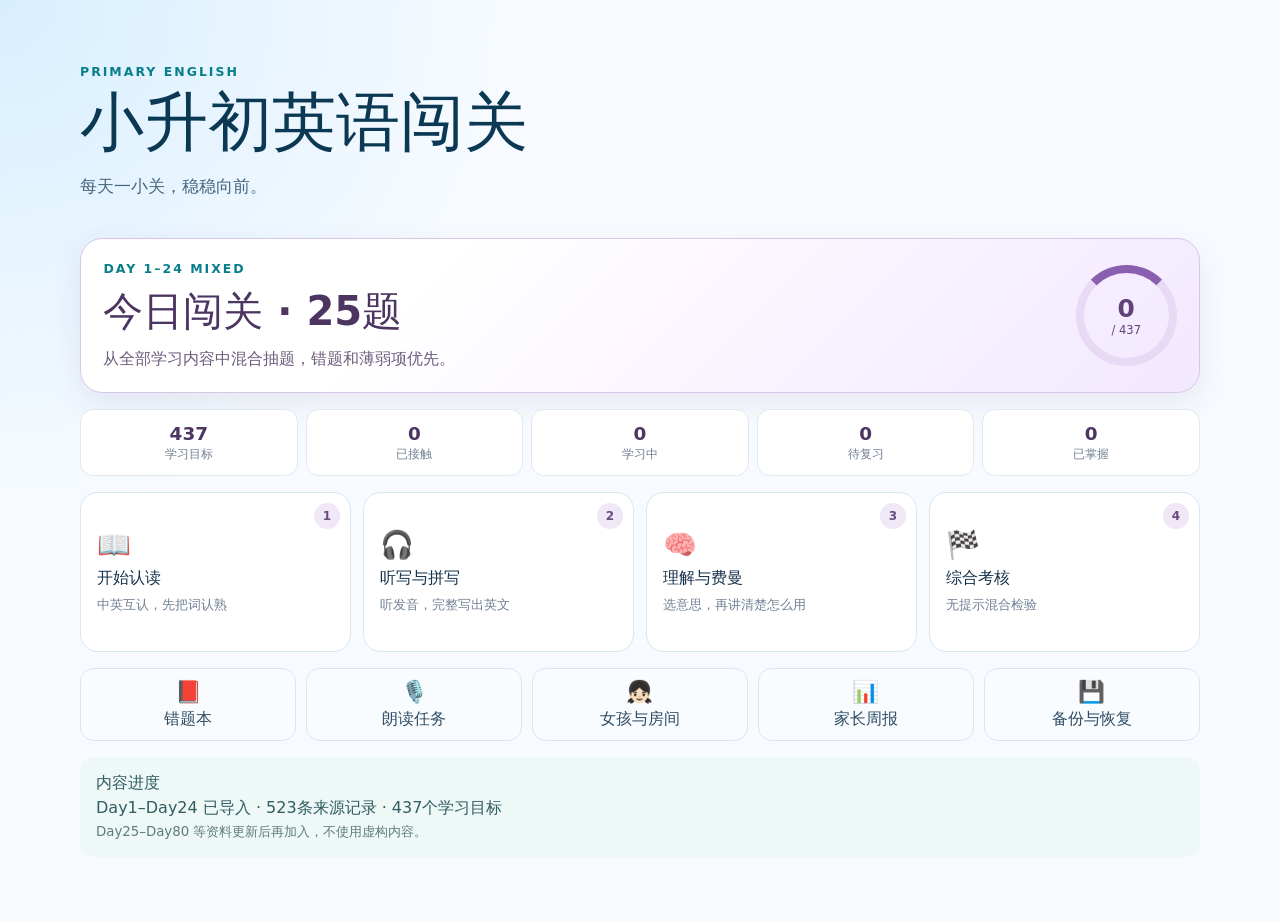
<file: index.html>
<!doctype html>
<html lang="zh-CN">
  <head>
    <meta charset="UTF-8" />
    <meta name="viewport" content="width=device-width, initial-scale=1.0" />
    <link rel="manifest" href="/manifest.webmanifest" />
    <meta name="theme-color" content="#087e8b" />
    <title>小升初英语闯关</title>
    <script type="module" crossorigin src="/assets/index-CWjku-op.js"></script>
    <link rel="stylesheet" crossorigin href="/assets/index-CDJcch7I.css">
  </head>
  <body>
    <div id="root"></div>
  </body>
</html>
</file>
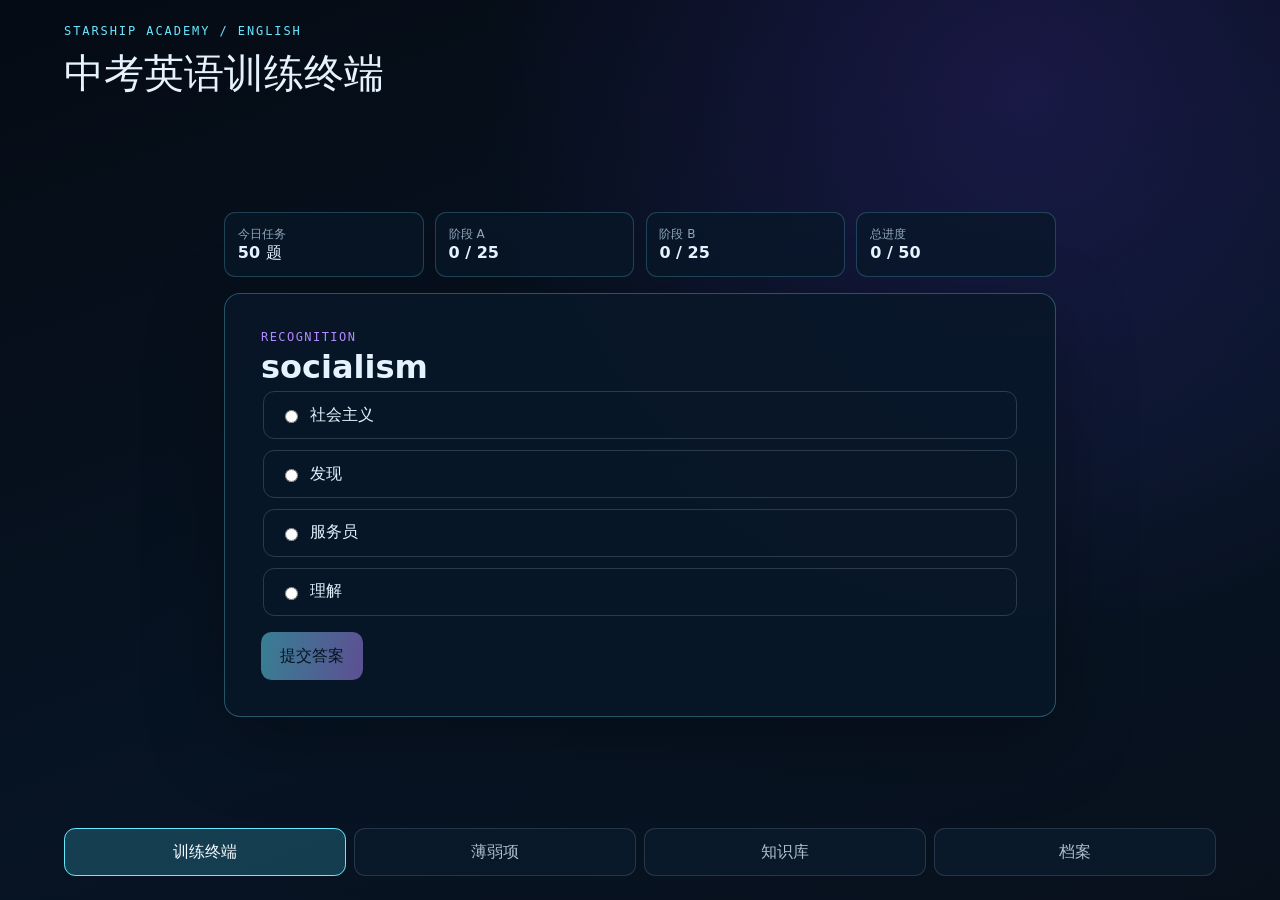
<file: zhongkao-english/index.html>
<!doctype html>
<html lang="zh-CN">
  <head>
    <meta charset="UTF-8" />
    <meta name="viewport" content="width=device-width, initial-scale=1.0" />
    <meta name="theme-color" content="#07111f" />
    <meta name="description" content="面向中考英语的本地优先训练终端" />
    <link rel="manifest" href="./manifest.webmanifest" />
    <title>星舰学园 · 中考英语</title>
    <script type="module" crossorigin src="/zhongkao-english/assets/index-CjgmeWvP.js"></script>
    <link rel="stylesheet" crossorigin href="/zhongkao-english/assets/index-D-8Qauti.css">
  </head>
  <body>
    <div id="root"></div>
  </body>
</html>
</file>
<file: assets/index-CDJcch7I.css>
.formal-card{color:#342b39;background:#fffdfa;border:1px solid #e7dff0;border-radius:24px;max-width:760px;margin:0 auto;padding:clamp(20px,5vw,32px);box-shadow:0 12px 30px #4d335e17}.formal-card__heading{flex-wrap:wrap;justify-content:space-between;align-items:flex-start;gap:12px;display:flex}.formal-card__heading h2,.formal-card h3,.formal-card h4{margin:0}.formal-card__eyebrow{color:#87689c;letter-spacing:.12em;margin:0 0 4px;font-size:.75rem;font-weight:800}.formal-chip{color:#664c76;background:#f1e8f6;border-radius:999px;padding:7px 11px;font-size:.82rem}.formal-muted{color:#706876;line-height:1.6}.formal-actions{grid-template-columns:repeat(2,minmax(0,1fr));gap:10px;margin:20px 0;display:grid}.formal-button{cursor:pointer;font:inherit;border:0;border-radius:14px;min-height:46px;padding:11px 16px;font-weight:750}.formal-button:disabled{cursor:not-allowed;opacity:.48}.formal-button--primary{color:#fff;background:#765086}.formal-button--secondary{color:#563d64;background:#efe9f3}.formal-button--quiet{color:#3f6d5d;background:#edf5f1}.formal-button--danger{color:#fff;background:#8a4555}.formal-button--wide{width:100%}.formal-notice,.formal-warning,.formal-status,.formal-empty{border-radius:14px;padding:12px 14px;line-height:1.55}.formal-notice,.formal-empty{color:#63596a;background:#f5f2f7}.formal-warning{color:#754c25;background:#fff3e7}.formal-status{color:#315e4a;background:#eaf5ef}.formal-status--error{color:#7d3444;background:#fbeaec}.reading-practice__text{color:#553464;overflow-wrap:anywhere;text-align:center;margin:30px 0 8px;font-size:clamp(2rem,9vw,3.5rem);font-weight:850;line-height:1.12}.reading-practice__reference{border-top:1px solid #e9e3ec;margin:22px 0;padding-top:18px}.reading-practice__reference small{color:#786e7d;margin-top:10px;display:block}.weekly-report__summary{grid-template-columns:repeat(2,minmax(0,1fr));gap:12px;margin:24px 0;display:grid}.weekly-report__summary div{background:#f7f3f8;border-radius:16px;padding:15px}.weekly-report__summary dt{color:#746a79;font-size:.85rem}.weekly-report__summary dd{margin:5px 0 0;font-size:1.1rem;font-weight:800}.weekly-report__skills ul,.backup-restore__summary ul{margin:12px 0 0;padding:0;list-style:none}.weekly-report__skills li{border-bottom:1px solid #eee8f0;justify-content:space-between;align-items:center;padding:12px 2px;display:flex}.backup-restore__section{border-top:1px solid #e9e3ec;margin-top:22px;padding-top:20px}.backup-restore__file{gap:8px;margin:16px 0;font-weight:750;display:grid}.backup-restore__file input{color:#4d4352;font:inherit;border:1px solid #d7cedc;border-radius:12px;max-width:100%;padding:10px}.backup-restore__summary{background:#f7f3f8;border-radius:16px;margin:16px 0;padding:16px}.backup-restore__summary li+li{margin-top:6px}@media (width<=560px){.formal-actions,.weekly-report__summary{grid-template-columns:1fr}.formal-button{width:100%}}:root{color:#17324d;font-synthesis:none;text-rendering:optimizelegibility;background:#f7fbff;font-family:Hiragino Sans,Yu Gothic,system-ui,sans-serif}*{box-sizing:border-box}body{background:radial-gradient(circle at 0 0,#74c6ff3d,#0000 32rem),#f7fbff;min-width:320px;min-height:100vh;margin:0}button,a{font:inherit}.app-shell{width:min(70rem,100% - 2rem);margin:0 auto;padding:4rem 0}.hero{max-width:42rem;margin-bottom:2.5rem}.home-actions{grid-template-columns:repeat(2,minmax(0,1fr));gap:.8rem;margin-bottom:1.5rem;display:grid}.today-card{background:linear-gradient(135deg,#fff 30%,#f2e8ff);border:1px solid #d7c7e6;border-radius:1.4rem;justify-content:space-between;align-items:center;gap:1.5rem;margin-bottom:1rem;padding:1.4rem;display:flex;box-shadow:0 .75rem 2rem #4b2c6917}.today-card h2{color:#4d3562;margin:0;font-size:clamp(1.6rem,5vw,2.5rem)}.today-card p:not(.eyebrow){color:#6d5b7c;margin:.6rem 0 0}.progress-ring{aspect-ratio:1;color:#614378;text-align:center;border:.55rem solid #e8d9f5;border-top-color:#8b5fb0;border-radius:50%;flex:none;place-content:center;width:6.3rem;display:grid}.progress-ring strong{font-size:1.55rem}.progress-ring span{font-size:.72rem}.progress-strip{grid-template-columns:repeat(5,1fr);gap:.5rem;margin-bottom:1rem;display:grid}.progress-strip div{text-align:center;background:#fff;border:1px solid #e0e9ef;border-radius:.8rem;gap:.2rem;padding:.8rem .45rem;display:grid}.progress-strip strong{color:#4d3562;font-size:1.15rem}.progress-strip span{color:#718093;font-size:.72rem}.stage-grid{grid-template-columns:repeat(4,minmax(0,1fr));gap:.75rem;display:grid}.stage-card{color:#17324d;text-align:left;cursor:pointer;background:#fff;border:1px solid #d8e6ef;border-radius:1.1rem;align-content:center;gap:.45rem;min-height:10rem;padding:1rem;display:grid;position:relative}.stage-card:hover,.stage-card:focus-visible{outline-offset:2px;border-color:#8b5fb0;outline:3px solid #ffe371;box-shadow:0 .7rem 1.6rem #4b2c691f}.stage-card__number{aspect-ratio:1;color:#694d80;background:#f0e7f7;border-radius:50%;place-items:center;width:1.6rem;font-size:.75rem;font-weight:800;display:grid;position:absolute;top:.65rem;right:.65rem}.stage-card__icon{font-size:1.7rem}.stage-card small{color:#718093;line-height:1.4}.tool-grid{grid-template-columns:repeat(5,minmax(0,1fr));gap:.6rem;margin-top:1rem;display:grid}.tool-grid button{color:#304d65;cursor:pointer;background:#f9fcff;border:1px solid #d8e6ef;border-radius:.85rem;place-items:center;gap:.2rem;min-height:4.6rem;padding:.55rem;display:grid}.tool-grid button span{font-size:1.35rem}.content-status{color:#315c60;background:#edf8f7;border-radius:.9rem;gap:.25rem;margin-top:1rem;padding:1rem;display:grid}.content-status small{color:#607c7e}.eyebrow{color:#087e8b;letter-spacing:.16em;margin:0 0 .5rem;font-size:.78rem;font-weight:800}h1{color:#0b3954;margin:0;font-size:clamp(2rem,7vw,4rem);line-height:1.12}.hero__copy{color:#47667f;margin:1rem 0 0;font-size:1.05rem}.day-grid{grid-template-columns:repeat(auto-fit,minmax(8.5rem,1fr));gap:.8rem;display:grid}.day-card{color:#17324d;background:#ffffffd1;border:1px solid #d8e6ef;border-radius:1rem;flex-direction:column;justify-content:space-between;min-height:6.4rem;padding:1rem;font-weight:750;display:flex;box-shadow:0 .45rem 1.2rem #0b395412}.day-card small{color:#71869a;font-size:.76rem;font-weight:650}.day-card--ready{color:#fff;text-align:left;cursor:pointer;background:#087e8b;border-color:#087e8b;text-decoration:none}.wrong-card{color:#17324d;text-align:left;cursor:pointer;background:#fff;border:1px solid #b9d1df;border-radius:1rem;flex-direction:column;justify-content:space-between;min-height:6.4rem;padding:1rem;font-weight:750;display:flex}.wrong-card small{color:#60778b}.content-view{max-width:32rem;margin:0 auto}.wide-view{max-width:64rem;margin:0 auto}.question-card,.status-message,.wrong-list{background:#fff;border:1px solid #d8e6ef;border-radius:1rem;margin:1rem 0 0;padding:1.5rem;box-shadow:0 .45rem 1.2rem #0b395412}.question-card h1,.content-view>h1{font-size:clamp(1.7rem,7vw,2.6rem)}.question-progress,.question-instruction{color:#60778b;font-weight:700}.answer-grid{gap:.75rem;margin-top:1.5rem;display:grid}.answer-button,.save-error button{color:#17324d;cursor:pointer;background:#f7fbff;border:1px solid #9bb9ca;border-radius:.7rem;min-height:3rem;padding:.7rem 1rem;font-weight:750}.speak-button,.spelling-form button,.hint-panel button{color:#53396a;cursor:pointer;background:#f4edfb;border:1px solid #8b5fb0;border-radius:.75rem;min-height:2.8rem;margin-top:1rem;padding:.65rem 1rem;font-weight:760}.spelling-form{gap:.65rem;margin-top:1rem;display:grid}.spelling-form label{color:#60778b;font-weight:750}.spelling-form input{color:#17324d;background:#fff;border:2px solid #b7cbd8;border-radius:.75rem;min-height:3.3rem;padding:.65rem .85rem;font-size:1.15rem}.spelling-form input:focus{border-color:#8b5fb0;outline:3px solid #eee1fa}.letter-slots,.letter-bank,.spelling-controls{flex-wrap:wrap;gap:.55rem;display:flex}.letter-word{gap:.25rem;display:flex}.letter-slot{border-bottom:3px solid #60778b;place-items:center;width:2.35rem;min-height:3rem;font-size:1.35rem;font-weight:800;display:grid}.letter-tile,.spelling-controls button,.answer-feedback button{color:#53396a;cursor:pointer;background:#f4edfb;border:1px solid #8b5fb0;border-radius:.7rem;min-width:3rem;min-height:3rem;padding:.65rem .8rem;font-weight:800}.letter-tile:disabled{cursor:not-allowed;opacity:.42;text-decoration:line-through}.answer-feedback{border:2px solid;border-radius:.8rem;gap:.6rem;margin-top:1rem;padding:1rem;display:grid}.answer-feedback--correct{color:#086247;background:#e7f7f0}.answer-feedback--incorrect{color:#8a2f24;background:#fff0ec}.answer-feedback--correct strong:before{content:"✓ "}.answer-feedback--incorrect strong:before{content:"✕ "}.answer-button[data-answer-state=correct]{border:3px solid #087e8b;box-shadow:inset 0 0 0 2px #fff}.answer-button[data-answer-state=correct]:after{content:" ✓ 正确答案";font-weight:800}.answer-button[data-answer-state=selected-wrong]{border:3px dashed #a13d2d;text-decoration:line-through}.answer-button[data-answer-state=selected-wrong]:after{content:" ✕ 你的选择";font-weight:800}.hint-panel{margin-top:1rem;padding-top:.2rem}.hint-panel p{color:#6f5715;background:#fff8db;border-radius:.75rem;padding:.85rem}.answer-button:disabled{cursor:wait;opacity:.55}.save-status{color:#47667f;min-height:2.5rem;margin-top:1rem}.save-status--success{color:#087e8b;font-weight:800}.save-error{color:#a13d2d;flex-wrap:wrap;align-items:center;gap:.75rem;display:flex}.status-message--error{color:#8a2f24}.wrong-list{gap:.75rem;list-style:none;display:grid}.wrong-item{background:#f7fbff;border-radius:.7rem;grid-template-columns:minmax(0,1fr) auto auto;align-items:center;gap:.75rem;padding:.9rem;display:grid}.wrong-item__status{color:#a13d2d;font-weight:750}.back-button{color:#fff;cursor:pointer;background:#087e8b;border:0;border-radius:.6rem;min-height:2.75rem;padding:.65rem 1rem}.day-card--ready small{color:#d9fbff}.day-card--ready:hover,.day-card--ready:focus-visible,.wrong-card:hover,.wrong-card:focus-visible,.answer-button:hover:not(:disabled),.answer-button:focus-visible,.back-button:focus-visible,.save-error button:focus-visible{color:#fff;outline-offset:3px;background:#056b76;outline:3px solid #ffcf56}.offline-banner{color:#6c5200;text-align:center;background:#fff3cd;padding:.6rem 1rem}.offline-banner__dot{background:currentColor;border-radius:999px;width:.5rem;height:.5rem;margin-right:.45rem;display:inline-block}.update-toast{color:#fff;background:#0b3954;border-radius:.8rem;align-items:center;gap:1rem;padding:.8rem 1rem;display:flex;position:fixed;bottom:1rem;right:1rem;box-shadow:0 .8rem 2rem #0b39543d}.update-toast__actions{gap:.4rem;display:flex}.update-toast button{cursor:pointer;border:0;border-radius:.45rem;padding:.35rem .65rem}.companion-heading{justify-content:space-between;align-items:end;gap:1rem;margin-bottom:1.25rem;display:flex}.companion-heading h1{font-size:clamp(2rem,6vw,3.4rem)}.companion-heading>p{color:#75520a;background:#fff2cb;border-radius:999px;margin:0;padding:.65rem .9rem}.companion-layout{grid-template-columns:minmax(17rem,.9fr) minmax(18rem,1.1fr);gap:1rem;display:grid}.companion-room,.closet-panel{background:#fff;border:1px solid #e3d9ef;border-radius:1.4rem;overflow:hidden;box-shadow:0 .75rem 2rem #4b2c691a}.companion-room{background:linear-gradient(#fff0 68%,#825c4224 68%),radial-gradient(circle at 20% 15%,#fff 0 3rem,#0000 3.1rem),#f1e8ff;place-items:end center;min-height:35rem;padding:1.25rem;display:grid;position:relative}.companion-room[data-room=mint-study]{background:linear-gradient(#fff0 68%,#537d6726 68%),radial-gradient(circle at 20% 15%,#fff 0 3rem,#0000 3.1rem),#e2f6ed}.companion-room[data-room=sunset-library]{background:linear-gradient(#fff0 68%,#623f312b 68%),radial-gradient(circle at 20% 15%,#fff6d7 0 3rem,#0000 3.1rem),#ffe5d3}.companion-preview{z-index:2;align-self:end;width:min(76%,18rem);position:relative}.companion-preview img{object-fit:contain;filter:drop-shadow(0 .8rem .8rem #34234629);width:100%;max-height:28rem;display:block}.companion-headwear{z-index:3;font-size:1.4rem;position:absolute;top:2%;right:25%;transform:rotate(12deg)}.companion-preview[data-headwear=none] .companion-headwear{display:none}.companion-preview[data-outfit=weekend] img{filter:hue-rotate(32deg)saturate(.86)drop-shadow(0 .8rem .8rem #34234629)}.companion-preview[data-outfit=reading] img{filter:hue-rotate(-24deg)saturate(1.1)drop-shadow(0 .8rem .8rem #34234629)}.companion-preview[data-shoes=canvas] img{filter:saturate(.82)brightness(1.04)drop-shadow(0 .8rem .8rem #34234629)}.room-desk,.room-plant{z-index:1;font-size:3rem;position:absolute}.room-desk{bottom:7rem;right:1.2rem}.room-plant{bottom:7rem;left:1.2rem}.companion-room>p{z-index:4;color:#5f4c6f;text-align:center;background:#ffffffe0;border-radius:.8rem;width:100%;margin:0;padding:.75rem;font-size:.86rem;position:relative}.closet-panel{align-content:start;gap:.8rem;padding:1rem;display:grid}.closet-group{border:1px solid #e8e0ef;border-radius:1rem;min-width:0;margin:0;padding:.9rem}.closet-group legend{color:#694d80;padding:0 .35rem;font-weight:800}.choice-row{grid-template-columns:repeat(auto-fit,minmax(7rem,1fr));gap:.55rem;display:grid}.closet-choice{color:#4c3a5b;cursor:pointer;background:#fbf8ff;border:1px solid #d9cce6;border-radius:.75rem;place-items:center;gap:.2rem;min-height:4rem;padding:.55rem;font-weight:720;display:grid}.closet-choice[aria-pressed=true]{background:#eee2fa;border-color:#8b5fb0;box-shadow:inset 0 0 0 2px #8b5fb0}.closet-choice:disabled{cursor:not-allowed;opacity:.58}.closet-choice small{color:#796b84;font-size:.68rem}@media (width<=40rem){.app-shell{padding:2.5rem 0}.update-toast{justify-content:space-between;bottom:.75rem;left:.75rem;right:.75rem}.home-actions{grid-template-columns:1fr}.today-card{align-items:start}.progress-ring{width:5.4rem}.progress-strip{grid-template-columns:repeat(3,1fr)}.stage-grid{grid-template-columns:repeat(2,minmax(0,1fr))}.tool-grid{grid-template-columns:repeat(3,minmax(0,1fr))}.day-grid{grid-template-columns:repeat(2,minmax(0,1fr))}.wrong-item{grid-template-columns:1fr auto}.wrong-item strong{grid-column:1/-1}.companion-heading{display:block}.companion-heading>p{margin-top:.75rem;display:inline-block}.companion-layout{grid-template-columns:1fr}.companion-room{min-height:29rem}}
</file>
<file: zhongkao-english/assets/index-D-8Qauti.css>
:root{color:#e6f3ff;font-synthesis:none;text-rendering:optimizelegibility;background:#050b14;font-family:Inter,ui-sans-serif,system-ui,-apple-system,BlinkMacSystemFont,Segoe UI,sans-serif}*{box-sizing:border-box}body{background:radial-gradient(circle at 80% 10%,#5b38d638,#0000 34rem),linear-gradient(160deg,#050b14 0%,#071424 62%,#08101c 100%);min-width:320px;min-height:100vh;margin:0}button{font:inherit}button:focus-visible,input:focus-visible,select:focus-visible,summary:focus-visible{outline-offset:3px;outline:2px solid #69e7ff}.app-shell{grid-template-rows:auto 1fr auto;min-height:100vh;padding:1.5rem;display:grid}.masthead,.workspace,.primary-nav{width:min(100%,72rem);margin-inline:auto}.eyebrow,.status-label{color:#69e7ff;letter-spacing:.16em;margin:0 0 .5rem;font-family:ui-monospace,SFMono-Regular,Menlo,monospace;font-size:.75rem}.masthead h1{margin:0;font-size:clamp(1.5rem,5vw,2.5rem)}.workspace{place-items:center;padding-block:3rem;display:grid}.workspace>section:not(.training-terminal),.system-state{background:#081728c7;border:1px solid #69e7ff47;border-radius:1rem;width:min(100%,40rem);padding:clamp(1.5rem,5vw,3rem);box-shadow:0 1.5rem 5rem #00000059}.module-page,.practice-panel{background:#081728d1;border:1px solid #69e7ff47;border-radius:1rem;width:min(100%,58rem);padding:clamp(1.25rem,4vw,2.25rem)}.page-heading{justify-content:space-between;align-items:center;gap:1rem;margin-bottom:1.5rem;display:flex}.page-heading h2,.data-card h3{margin:0}.data-list{gap:.75rem;display:grid}.data-card,.empty-state{background:#05101db8;border:1px solid #9dafc238;border-radius:.75rem;padding:1rem}.metadata,.practice-progress{color:#90a7bc;font-size:.85rem}.primary-action.compact{margin-top:0}.secondary-action{color:#d9e8f5;cursor:pointer;background:0 0;border:1px solid #69e7ff52;border-radius:.65rem;min-height:2.75rem;padding:.65rem 1rem}.filter-grid{grid-template-columns:.7fr 1fr 2fr;gap:.75rem;margin-bottom:1rem;display:grid}.filter-grid label{color:#90a7bc;gap:.35rem;font-size:.8rem;display:grid}.filter-grid input,.filter-grid select{color:#f5fbff;background:#06101d;border:1px solid #69e7ff4d;border-radius:.6rem;min-height:2.75rem;padding:.65rem .75rem}.knowledge-row{justify-content:space-between;align-items:flex-start;gap:1rem;display:flex}.knowledge-row h3 small{color:#90a7bc;font-weight:400}.knowledge-list details{color:#c7d7e6;margin-top:.75rem}.profile-stats{grid-template-columns:repeat(4,minmax(0,1fr));gap:.75rem;display:grid}.profile-stats article{background:#05101db8;border:1px solid #69e7ff38;border-radius:.75rem;gap:.35rem;padding:1rem;display:grid}.profile-stats span,.profile-stats small{color:#90a7bc}.profile-section{border-top:1px solid #9dafc22e;margin-top:1.5rem;padding-top:1rem}.badge-list,.book-grid{flex-wrap:wrap;gap:.65rem;margin-bottom:1rem;display:flex}.badge,.book-grid label{background:#5b38d62e;border:1px solid #b289ff66;border-radius:999px;padding:.65rem .8rem}.book-grid input{margin-right:.45rem}.history-row{border-bottom:1px solid #9dafc229;justify-content:space-between;gap:1rem;padding:.85rem 0;display:flex}.storage-actions{flex-wrap:wrap;gap:.75rem;display:flex}.danger-zone{border:1px solid #ff84894d;border-radius:.75rem;gap:.75rem;margin-top:1rem;padding:1rem;display:grid}.danger-zone label{gap:.35rem;display:grid}.danger-zone input{color:#f5fbff;background:#06101d;border:1px solid #ff848959;border-radius:.6rem;min-height:2.75rem;padding:.65rem .75rem}.danger-action{color:#fff;background:#78202d8c;border:1px solid #ff84898c;border-radius:.65rem;min-height:2.75rem;padding:.65rem 1rem}@media (width<=44rem){.filter-grid{grid-template-columns:1fr 1fr}.search-filter{grid-column:1/-1}.profile-stats{grid-template-columns:repeat(2,minmax(0,1fr))}}.training-terminal{width:min(100%,52rem)}.mission-summary{grid-template-columns:repeat(4,minmax(0,1fr));gap:.7rem;margin-bottom:1rem;display:grid}.mission-summary div{background:#081728bf;border:1px solid #69e7ff38;border-radius:.7rem;padding:.8rem}.mission-summary span,.mission-summary strong{display:block}.mission-summary span{color:#90a7bc;font-size:.75rem}.question-card,.answer-feedback,.mission-complete{background:#081728e0;border:1px solid #69e7ff4d;border-radius:1rem;padding:clamp(1.25rem,4vw,2.25rem);box-shadow:0 1.5rem 5rem #00000047}.question-card h2{margin:.4rem 0 1.5rem;line-height:1.45}.question-kind{color:#b289ff;letter-spacing:.12em;margin:0;font:.75rem ui-monospace,SFMono-Regular,Menlo,monospace}.choice-grid{border:0;gap:.65rem;padding:0;display:grid}.choice{cursor:pointer;border:1px solid #9dafc23d;border-radius:.7rem;align-items:center;min-height:3rem;padding:.8rem 1rem;display:flex}.choice.selected,.choice:focus-within{background:#1d576d59;border-color:#69e7ff}.choice input{margin-right:.75rem}.text-answer{gap:.5rem;display:grid}.text-answer input{color:#f5fbff;background:#06101d;border:1px solid #69e7ff66;border-radius:.65rem;min-height:3rem;padding:.75rem .9rem}.primary-action{color:#031018;cursor:pointer;background:linear-gradient(100deg,#69e7ff,#b289ff);border:0;border-radius:.65rem;min-height:3rem;margin-top:1rem;padding:.75rem 1.2rem;font-weight:700}.primary-action:disabled{cursor:not-allowed;opacity:.5}.answer-feedback{margin-top:1rem}.answer-feedback.correct{border-color:#4ef2aa8c}.answer-feedback.incorrect{border-color:#ff84898c}.result-grid{grid-template-columns:repeat(3,minmax(0,1fr));gap:.75rem;margin-top:1.5rem;display:grid}.result-grid strong{text-align:center;background:#05101db8;border:1px solid #69e7ff3d;border-radius:.7rem;padding:1rem}.sr-only{clip:rect(0, 0, 0, 0);white-space:nowrap;width:1px;height:1px;position:absolute;overflow:hidden}.workspace h2{margin:0;font-size:clamp(1.35rem,4vw,2rem)}.primary-nav{grid-template-columns:repeat(4,minmax(0,1fr));gap:.5rem;display:grid}.nav-button{color:#aebed0;cursor:pointer;background:#0b1a2be0;border:1px solid #9dafc233;border-radius:.7rem;min-height:3rem;padding:.7rem .5rem}.nav-button:hover,.nav-button:focus-visible,.nav-button[aria-current=page]{color:#f5fbff;border-color:#69e7ff;outline:none}.nav-button[aria-current=page]{background:#1d576d9e}@media (width<=36rem){.app-shell{padding:1rem 1rem 6rem}.primary-nav{z-index:20;width:100%;padding:.65rem max(.75rem, env(safe-area-inset-right)) max(.65rem, env(safe-area-inset-bottom)) max(.75rem, env(safe-area-inset-left));-webkit-backdrop-filter:blur(12px);backdrop-filter:blur(12px);background:#050b14f0;border-top:1px solid #69e7ff3d;grid-template-columns:repeat(4,minmax(0,1fr));position:fixed;bottom:0;left:0;right:0}.nav-button{min-height:44px;padding-inline:.25rem;font-size:.82rem}.mission-summary{grid-template-columns:repeat(2,minmax(0,1fr))}}@media (prefers-reduced-motion:reduce){*,:before,:after{scroll-behavior:auto!important;transition-duration:.01ms!important}}
</file>
